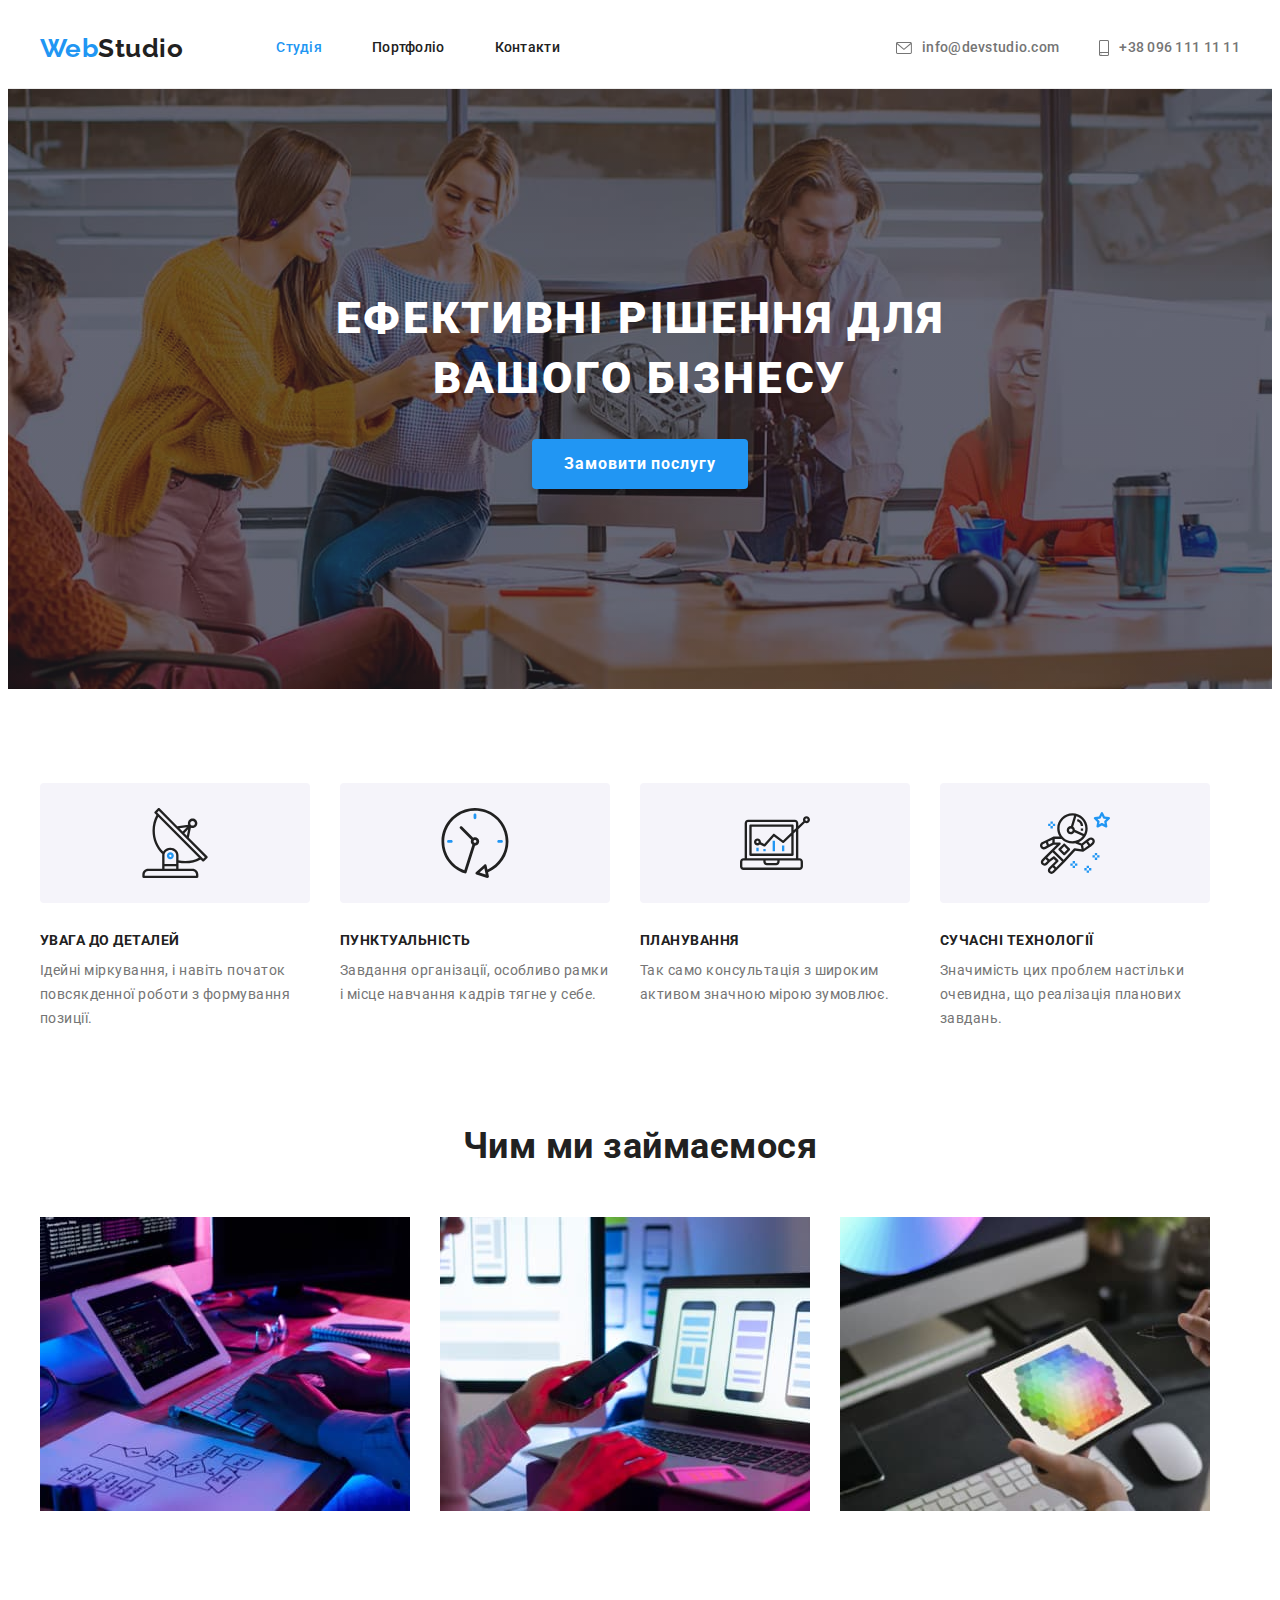
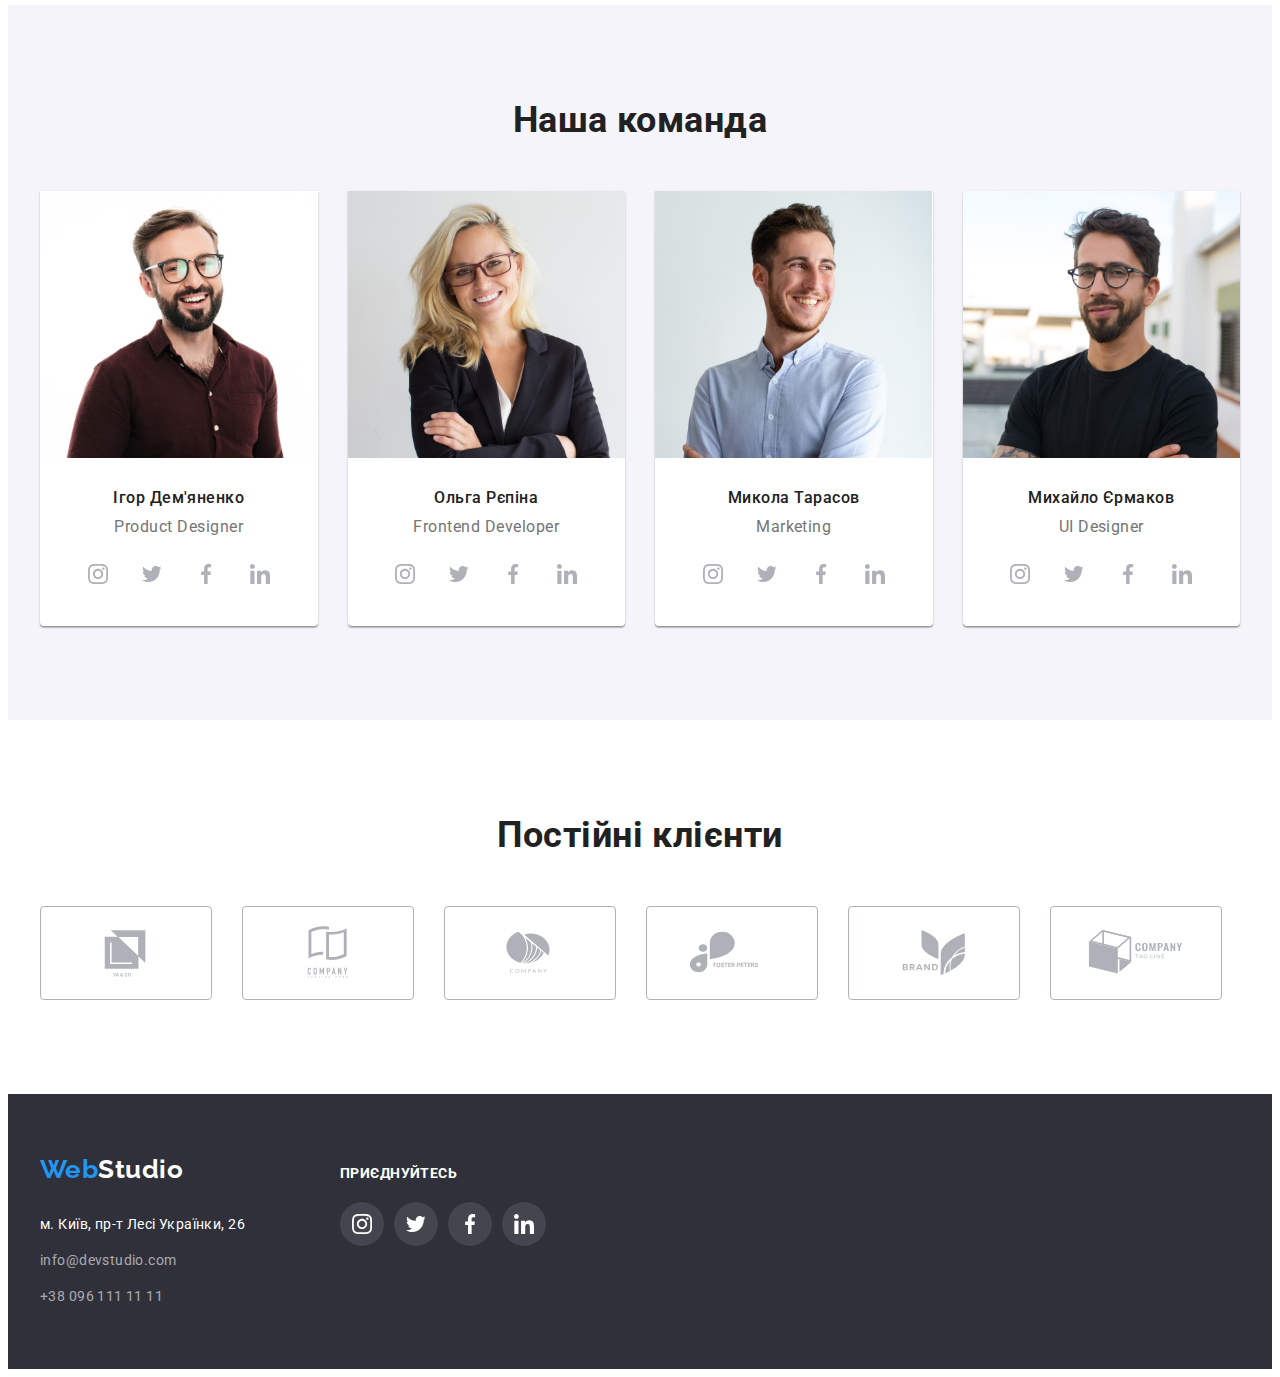
<file: index.html>
<!DOCTYPE html>
<html lang="uk">
<head>
    <meta charset="UTF-8">
    <meta http-equiv="X-UA-Compatible" content="IE=edge">
    <meta name="viewport" content="width=device-width, initial-scale=1.0">
    <title>Студія</title>
    <link href="https://fonts.googleapis.com/css2?family=Raleway:wght@700&family=Roboto:wght@400;500;700;900&display=swap"
        rel="stylesheet">
    <link rel="stylesheet" href="https://cdnjs.cloudflare.com/ajax/libs/modern-normalize/1.1.0/modern-normalize.min.css"
        integrity="sha512-wpPYUAdjBVSE4KJnH1VR1HeZfpl1ub8YT/NKx4PuQ5NmX2tKuGu6U/JRp5y+Y8XG2tV+wKQpNHVUX03MfMFn9Q=="
        crossorigin="anonymous" referrerpolicy="no-referrer">
     <link rel="stylesheet" href="./css/styles.css">
</head>
<body class="page">
   
    <!--Хедер-->
    <header>
        <div class="container main-nav">
        <nav class="main-nav">
            <a class="logo-link" href="./index.html">Web<span class="logo">Studio</span>
            </a>
    
            <ul class="site-nav list">
                <li class="item"><a href="./index.html" class="nav-link current">Студія</a></li>
                <li class="item"><a href="./portfolio.html" class="nav-link ">Портфоліо</a></li>
                <li class="item"><a href="" class="nav-link">Контакти</a></li>
            </ul>
        </nav>
        <ul class="connect-nav list">
            <li class="item">
                 <a href="mailto:info@devstudio.com" class="link">
                 <svg class="icon-envelope">
                     <use href="./images/icons.svg#envelope" width="16" height="12"></use>
                 </svg>
                 info@devstudio.com
                 </a>
            </li>
            <li class="item">
                <a href="tel:+380961111111" class="link">
                <svg class="icon-smartphone">
                     <use href="./images/icons.svg#smartphone" width="10" height="16"></use>
                 </svg>
                 +38 096 111 11 11
                 </a>
             </li>
        </ul>
        </div>
    </header>


    <!--Main-->
    <main>
        
     <section class="hero overlay">
             <h1  class="hero-title">Ефективні рішення для вашого бізнесу</h1>
             <button class="button" type="button">Замовити послугу</button>
     </section>

    
     <!--Benefits-->
     <section class="section benefits">
        <div class="container">
        <h2 class="section-title  visually-hidden">Наші особливості</h2>
         <ul class="benefits-examples list">
             <li class="item">
                 <div class="box">
                    <svg class= "icon-box antena">
                        <use href="./images/icons.svg#antena" width="70" height="70"></use>
                    </svg>
                 </div>
                 <h3 class="benefits-title">УВАГА ДО ДЕТАЛЕЙ</h3>
                 <p class="benefits-text">Ідейні міркування, і навіть початок повсякденної роботи з формування позиції.</p>
             </li>
             <li class="item">
                <div class="box">
                    <svg class="icon-box clock">
                     <use href="./images/icons.svg#clock" width="70" height="70"></use> 
                    </svg>
                </div>
                 <h3 class="benefits-title">ПУНКТУАЛЬНІСТЬ</h3>
                 <p class="benefits-text">Завдання організації, особливо рамки і місце навчання кадрів тягне у себе.</p>
             </li>
             <li class="item">
                <div class="box">
                     <svg class="icon-box diagram ">
                     <use href="./images/icons.svg#diagram" width="70" height="70"></use>
                     </svg>
                     </div>
                 <h3 class="benefits-title">ПЛАНУВАННЯ</h3> 
                 <p class="benefits-text">Так само консультація з широким активом значною мірою зумовлює.</p>
             </li>
             <li class="item">
                 <div class="box">
                     <svg class="icon-box astronaut">
                     <use href="./images/icons.svg#astronaut" width="70" height="70"></use>
                     </svg>
                </div>
                 <h3 class="benefits-title">СУЧАСНІ ТЕХНОЛОГІЇ</h3> 
                 <P class="benefits-text">Значимість цих проблем настільки очевидна, що реалізація планових завдань.</P>
              </li>
             </ul>
        </div>
     </section >
   
     <!--Work examples-->
     <section class="section work">
         <div class="container">
        <h2 class="work-title">Чим ми займаємося</h2>
         <ul class="work-examples list">
             <li class="item">
                 <img class="photo" src="./images/box-1.jpg" alt="computer">
             </li>
             <li class="item">
                 <img class="photo" src="./images/box-2.jpg" alt="telephone">
             </li>
             <li class="item">
                 <img class="photo" src="./images/box-3.jpg" alt="tablet">
             </li>
         </ul>
        </div>
     </section>

     <!--Team-->
     <section class="section team">
        <div class="container">
        <h2 class="section-title">Наша команда</h2>
        <ul class="team-examples list">
             <li class="person-info"> 
                 <img class="photo" src="./images/igor.jpg" alt="photo-igor">
                      <div class="name">
                         <h3 class="title">Ігор Дем'яненко</h3>
                         <p class="text" lang="en">Product Designer</p>
                         <ul class="social-networks list">
                            <li class="network">
                                <a href="#" class="network-link">
                                     <svg class="icon-networks current">
                                        <use href="./images/icons.svg#instagram" width="20px" height="20px"></use>
                                     </svg>
                                </a>
                            </li>
                            <li class="network">
                                <a href="#" class="network-link">
                                <svg class="icon-networks">
                                    <use href="./images/icons.svg#twitter" width="20px" height="20px">
                                    </use>
                                </svg>
                                </a>
                            </li>
                            <li class="network">
                                <a href="#" class="network-link">
                                <svg class="icon-networks">
                                    <use href="./images/icons.svg#facebook" width="20px" height="20px"></use>
                                </svg>
                                </a>
                            </li>
                            <li class="network">
                                <a href="#" class="network-link">
                                <svg class="icon-networks">
                                    <use href="./images/icons.svg#linkedin" width="20px" height="20px"></use>
                                </svg>
                                </a>
                            </li>
                        </ul>
                      </div>
             </li>
             <li class="person-info" >
                 <img class="photo" src="./images/olga.jpg" alt="photo-olga">
                       <div class="name">
                         <h3 class="title">Ольга Рєпіна</h3>
                         <p class="text" lang="en">Frontend Developer</p>
                        <ul class="social-networks list">
                            <li class="network">
                                <a href="#" class="network-link">
                                    <svg class="icon-networks current">
                                        <use href="./images/icons.svg#instagram" width="20px" height="20px"></use>
                                    </svg>
                                </a>
                            </li>
                            <li class="network">
                                <a href="#" class="network-link">
                                    <svg class="icon-networks">
                                        <use href="./images/icons.svg#twitter" width="20px" height="20px">
                                        </use>
                                    </svg>
                                </a>
                            </li>
                            <li class="network">
                                <a href="#" class="network-link">
                                    <svg class="icon-networks">
                                        <use href="./images/icons.svg#facebook" width="20px" height="20px"></use>
                                    </svg>
                                </a>
                            </li>
                            <li class="network">
                                <a href="#" class="network-link">
                                    <svg class="icon-networks">
                                        <use href="./images/icons.svg#linkedin" width="20px" height="20px"></use>
                                    </svg>
                                </a>
                            </li>
                        </ul>
                     </div>
             </li>
           
             <li class="person-info">
                 <img class="photo"  src="./images/mykola.jpg" alt="photo-mykola">
                      <div class="name">
                         <h3 class="title" >Микола Тарасов</h3>
                         <p class="text" lang="en">Marketing</p>
                        <ul class="social-networks list">
                            <li class="network">
                                <a href="#" class="network-link">
                                    <svg class="icon-networks current">
                                        <use href="./images/icons.svg#instagram" width="20px" height="20px"></use>
                                    </svg>
                                </a>
                            </li>
                            <li class="network">
                                <a href="#" class="network-link">
                                    <svg class="icon-networks">
                                        <use href="./images/icons.svg#twitter" width="20px" height="20px">
                                        </use>
                                    </svg>
                                </a>
                            </li>
                            <li class="network">
                                <a href="#" class="network-link">
                                    <svg class="icon-networks">
                                        <use href="./images/icons.svg#facebook" width="20px" height="20px"></use>
                                    </svg>
                                </a>
                            </li>
                            <li class="network">
                                <a href="#" class="network-link">
                                    <svg class="icon-networks">
                                        <use href="./images/icons.svg#linkedin" width="20px" height="20px"></use>
                                    </svg>
                                </a>
                            </li>
                        </ul>
                     </div>
             </li>
                
             <li class="person-info">
                 <img class="photo" src="./images/myhailo.jpg" alt="photo-myhailo">
                     <div class="name">
                         <h3 class="title">Михайло Єрмаков</h3>
                         <p class="text" lang="en">UI Designer</p>
                        <ul class="social-networks list">
                             <li class="network">
                                 <a href="#" class="network-link">
                                     <svg class="icon-networks current">
                                        <use href="./images/icons.svg#instagram" width="20px" height="20px"></use>
                                     </svg>
                                 </a>
                             </li>
                             <li class="network">
                                <a href="#" class="network-link">
                                     <svg class="icon-networks">
                                        <use href="./images/icons.svg#twitter" width="20px" height="20px">
                                        </use>
                                     </svg>
                                </a>
                             </li>
                             <li class="network">
                                 <a href="#" class="network-link">
                                     <svg class="icon-networks">
                                        <use href="./images/icons.svg#facebook" width="20px" height="20px"></use>
                                     </svg>
                                 </a>
                             </li>
                             <li class="network">
                                <a href="#" class="network-link">
                                     <svg class="icon-networks">
                                        <use href="./images/icons.svg#linkedin" width="20px" height="20px"></use>
                                     </svg>
                                 </a>
                            </li>
                         </ul>
                      </div>
             </li>
         </ul>
        </div>
     </section>

    <!-- Клієнти -->
    <section class="section clients">
        <div class="container">
         <h2 class="section-title">Постійні клієнти</h2>
         <ul class="clients-examples list">
            <li class="client-info">
                <a href="#" class="client-link">
                    <svg class="icon-client">
                        <use href="./images/icons.svg#client-1" width="106" height="60"></use>
                    </svg>
                </a>
            </li>
            <li class="client-info">
                <a href="#" class="client-link">
                    <svg class="icon-client">
                        <use href="./images/icons.svg#client-2" width="106" height="60"></use>
                    </svg>
                </a>
            </li>
            <li class="client-info">
                <a href="#" class="client-link">
                    <svg class="icon-client">
                        <use href="./images/icons.svg#client-3" width="106" height="60"></use>
                    </svg>
                </a>
            </li>
            <li class="client-info">
                <a href="#" class="client-link">
                    <svg class="icon-client">
                        <use href="./images/icons.svg#client-4" width="106" height="60"></use>
                    </svg>
                </a>
            </li>
            <li class="client-info">
                <a href="#" class="client-link">
                    <svg class="icon-client">
                        <use href="./images/icons.svg#client-5" width="106" height="60"></use>
                    </svg>
                </a>
            </li>
            <li class="client-info">
                <a href="#" class="client-link">
                    <svg class="icon-client">
                        <use href="./images/icons.svg#client-6" width="106" height="60"></use>
                    </svg>
                </a>
            </li>
         </ul>
        </div>
    </section>
    </main>

            
   
    <!--Футер-->
    <footer class="footer">
        <div class="container foot-container">
            <div class="address">
                <a class="logo-link" href="./index.html">Web<span class="logo-sec">Studio</span>
                </a>
                <address class="contacts">
                    <ul class="connect-foot list">
                        <li class="contact-link"><a href="https://goo.gl/maps/CPtrU1FHBa2aNyZL9" class="phys-add connect-link" target="_blank"
                                rel="noopener noreferrer nofollow">м. Київ, пр-т Лесі
                                Українки, 26</a></li>
                        <li class="contact-link"><a href="mailto:info@devstudio.com" class="connect-link">info@devstudio.com</a></li>
                        <li class="contact-link"><a href="tel:+380961111111" class="connect-link">+38 096 111 11 11</a></li>
                    </ul>
                </address>
            </div>
            <div class="net-pages">
                <h3 class="title-net">Приєднуйтесь</h3>
                <ul class="social-networks foot list">
                    <li class="network">
                        <a href="#" class="network-link">
                            <svg class="icon-networks">
                                <use href="./images/icons.svg#instagram" width="20px" height="20px"></use>
                            </svg>
                        </a>
                    </li>
                    <li class="network">
                        <a href="#" class="network-link">
                            <svg class="icon-networks">
                                <use href="./images/icons.svg#twitter" width="20px" height="20px">
                                </use>
                            </svg>
                        </a>
                    </li>
                    <li class="network">
                        <a href="#" class="network-link">
                            <svg class="icon-networks">
                                <use href="./images/icons.svg#facebook" width="20px" height="20px"></use>
                            </svg>
                        </a>
                    </li>
                    <li class="network">
                        <a href="#" class="network-link">
                            <svg class="icon-networks">
                                <use href="./images/icons.svg#linkedin" width="20px" height="20px"></use>
                            </svg>
                        </a>
                    </li>
                </ul>
            </div>
        </div>
    </footer>
</body>
</html>
</file>
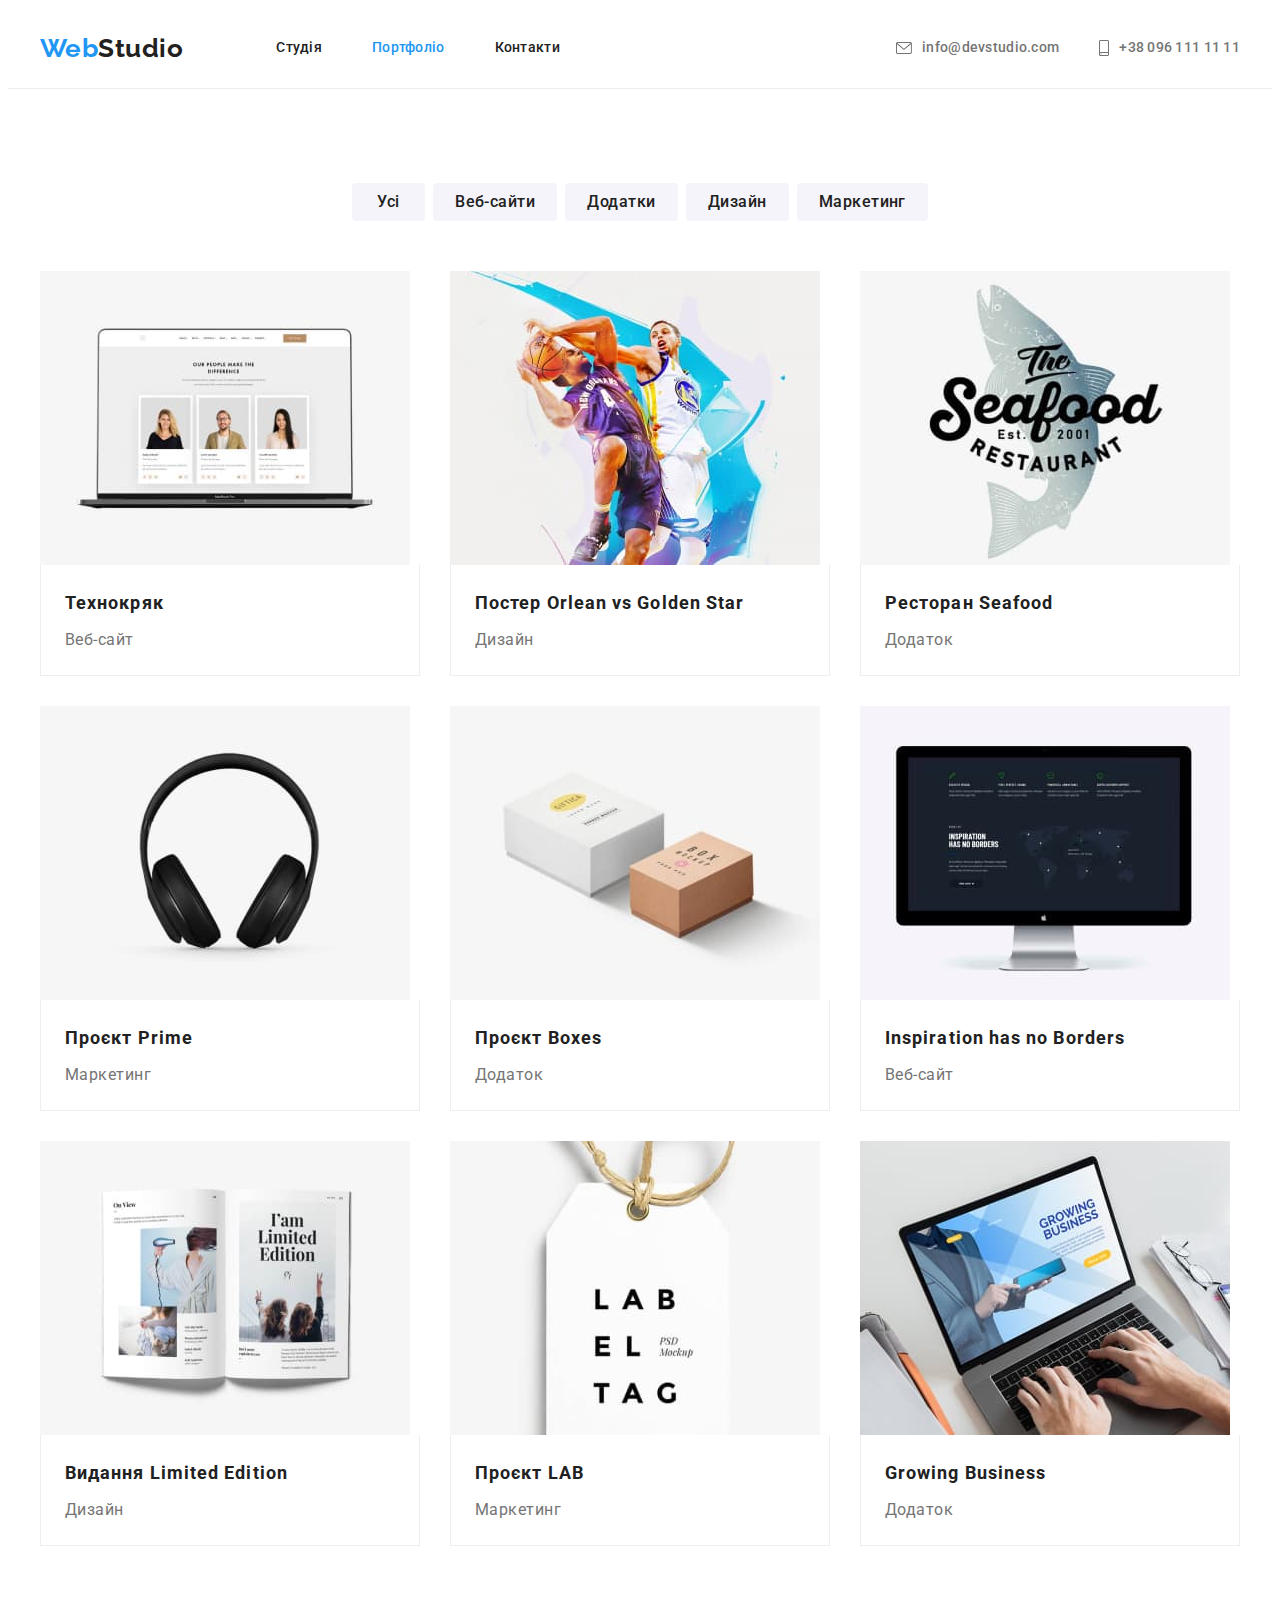
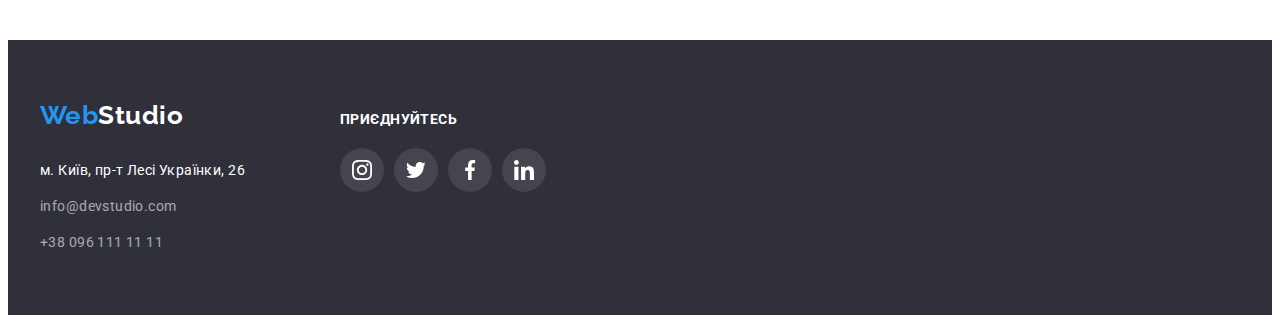
<file: portfolio.html>
<!DOCTYPE html>
<html lang="uk">
<head>
    <meta charset="UTF-8">
    <meta http-equiv="X-UA-Compatible" content="IE=edge">
    <meta name="viewport" content="width=device-width, initial-scale=1.0">
    <title>Портфоліо</title>
    <link href="https://fonts.googleapis.com/css2?family=Raleway:wght@700&family=Roboto:wght@400;500;700;900&display=swap"
        rel="stylesheet">
    <link rel="stylesheet" href="https://cdnjs.cloudflare.com/ajax/libs/modern-normalize/1.1.0/modern-normalize.min.css"
            integrity="sha512-wpPYUAdjBVSE4KJnH1VR1HeZfpl1ub8YT/NKx4PuQ5NmX2tKuGu6U/JRp5y+Y8XG2tV+wKQpNHVUX03MfMFn9Q=="
            crossorigin="anonymous" referrerpolicy="no-referrer">
    <link rel="stylesheet" href="./css/styles.css">
</head>
<body class="page">
    <!--Хедер-->
    <header>
        <div class="container main-nav">
            <nav class="main-nav">
                <a class="logo-link" href="./index.html">Web<span class="logo">Studio</span>
                </a>
    
                <ul class="site-nav list">
                    <li class="item"><a href="./index.html" class="nav-link">Студія</a></li>
                    <li class="item"><a href="./portfolio.html" class="nav-link current ">Портфоліо</a></li>
                    <li class="item"><a href="" class="nav-link">Контакти</a></li>
                </ul>
            </nav>
            <ul class="connect-nav list">
                <li class="item">
                    <a href="mailto:info@devstudio.com" class="link">
                        <svg class="icon-envelope">
                            <use href="./images/icons.svg#envelope" width="16" height="12"></use>
                        </svg>
                        info@devstudio.com
                    </a>
                </li>
                <li class="item">
                    <a href="tel:+380961111111" class="link">
                        <svg class="icon-smartphone">
                            <use href="./images/icons.svg#smartphone" width="10" height="16"></use>
                        </svg>
                        +38 096 111 11 11
                    </a>
                </li>
            </ul>
        </div>
    </header>
    <main>
    
        <section class="section portfolio">
            <div class="container navi-container">
             <h1 class="visually-hidden">Наші проекти</h1>
             <ul class="filter list">
                 <li class="navi"><button class="button-filter" type="button">Усі</button></li>
                 <li class="navi"><button class="button-filter" type="button">Веб-сайти</button></li>
                 <li class="navi"><button class="button-filter" type="button">Додатки</button></li>
                 <li class="navi"><button class="button-filter" type="button">Дизайн</button></li>
                 <li class="navi"><button class="button-filter" type="button">Маркетинг</button></li>
             </ul>
    
        <!--Проекти-->
             <ul class="projects list flex-container">
                 <li class="elements">
                     <a href="#" class="project-link">
                     <img src="./images/2.1.jpg" alt="Ноутбук з відкритим сайтом">
                         <div class="project-info"> 
                             <h2 class="projects-title" >Технокряк</h2>
                             <p class="projects-text">Веб-сайт</p>
                         </div>
                     </a>
                 </li>
                <li class="elements" >
                     <a href="#" class="project-link">
                     <img src="./images/2.2.jpg" alt="Два гравці у баскетбол">
                         <div class="project-info">
                             <h2 class="projects-title">Постер <span lang="en"> Orlean vs Golden Star</span></h2>
                             <p class="projects-text">Дизайн</p>
                         </div>
                     </a>
                </li>
                <li class="elements">
                     <a href="#" class="project-link">
                     <img src="./images/2.3.jpg" alt="Логотип ресторану">
                         <div class="project-info">
                             <h2 class="projects-title">Ресторан <span lang="en">Seafood</span></h2>
                             <p class="projects-text">Додаток</p>
                         </div>
                     </a>
                </li>
                <li class="elements">
                     <a href="#" class="project-link">
                     <img src="./images/2.4.jpg" alt="Навушники">
                         <div class="project-info">
                             <h2 class="projects-title">Проєкт <span lang="en">Prime</span></h2>
                             <p class="projects-text">Маркетинг</p>
                         </div>
                     </a>
                </li>
                <li class="elements">
                     <a href="#" class="project-link">
                     <img src="./images/2.5.jpg" alt="Дві картонні коробки різного кольору">
                         <div class="project-info">
                             <h2 class="projects-title">Проєкт <span lang="en">Boxes</span></h2>
                             <p class="projects-text">Додаток</p>
                         </div>
                     </a>
                </li>
                <li class="elements">
                    <a href="#" class="project-link">
                    <img src="./images/2.6.jpg" alt="Монітор з картою світу">
                         <div class="project-info">
                             <h2 class="projects-title" lang="en">Inspiration has no Borders</h2>
                             <p class="projects-text">Веб-сайт</p>
                         </div>
                    </a>
                </li>
                <li class="elements">
                    <a href="#" class="project-link">
                    <img src="./images/2.7.jpg" alt="Розгорнута книга з малюнками">
                         <div class="project-info">
                             <h2 class="projects-title" >Видання <span lang="en">Limited Edition</span></h2>
                             <p class="projects-text">Дизайн</p>
                         </div>
                    </a>
                </li>
                <li class="elements">
                    <a href="#" class="project-link">
                    <img src="./images/2.8.jpg" alt="Біла картонна бірка з написом">
                         <div class="project-info">
                             <h2 class="projects-title">Проєкт <span lang="en">LAB</span></h2>
                             <p class="projects-text">Маркетинг</p>
                         </div>             
                    </a>
                </li>
                <li class="elements">
                    <a href="#" class="project-link">
                    <img src="./images/2.9.jpg" alt="Людина працює на ноутбуці">
                         <div class="project-info">
                             <h2 class="projects-title" lang="en">Growing Business</h2>
                             <p class="projects-text">Додаток</p>
                          </div>
                    </a>
                 </li>
             </ul>
            </div>
        </section>
    </main>
    <!--Футер-->
<footer class="footer">
    <div class="container foot-container">
        <div class="address">
            <a class="logo-link" href="./index.html">Web<span class="logo-sec">Studio</span>
            </a>
            <address class="contacts">
                <ul class="connect-foot list">
                    <li class="contact-link"><a href="https://goo.gl/maps/CPtrU1FHBa2aNyZL9"
                            class="phys-add connect-link" target="_blank" rel="noopener noreferrer nofollow">м. Київ,
                            пр-т Лесі
                            Українки, 26</a></li>
                    <li class="contact-link"><a href="mailto:info@devstudio.com"
                            class="connect-link">info@devstudio.com</a></li>
                    <li class="contact-link"><a href="tel:+380961111111" class="connect-link">+38 096 111 11 11</a></li>
                </ul>
            </address>
        </div>
        <div class="net-pages">
            <h3 class="title-net">Приєднуйтесь</h3>
            <ul class="social-networks foot list">
                <li class="network">
                    <a href="#" class="network-link">
                        <svg class="icon-networks">
                            <use href="./images/icons.svg#instagram" width="20px" height="20px"></use>
                        </svg>
                    </a>
                </li>
                <li class="network">
                    <a href="#" class="network-link">
                        <svg class="icon-networks">
                            <use href="./images/icons.svg#twitter" width="20px" height="20px">
                            </use>
                        </svg>
                    </a>
                </li>
                <li class="network">
                    <a href="#" class="network-link">
                        <svg class="icon-networks">
                            <use href="./images/icons.svg#facebook" width="20px" height="20px"></use>
                        </svg>
                    </a>
                </li>
                <li class="network">
                    <a href="#" class="network-link">
                        <svg class="icon-networks">
                            <use href="./images/icons.svg#linkedin" width="20px" height="20px"></use>
                        </svg>
                    </a>
                </li>
            </ul>
        </div>
    </div>
</footer>
</body>
</html>
</file>
<file: css/styles.css>
:root{
    --main-text-color: #212121;
    --additional-text-color:#757575;
    --accent-color:#2196F3;
    --selection-text-color:#FFFFFF;
    --main-background-color:#FFFFFF;
    --hero-background-color:#2F303A;
    --heronew-background-color:#C4C4C4;
    --section-work-background-color:#F5F5F5;
    --section-team-background-color:#F5F4FA;
    --footer-text-color:rgba(255, 255, 255, 0.6);
    --button-main-hero-color:#2196F3;
    --button-active-hero-color:#188CE8;
}

body {
     background-color:var(--main-background-color) ;
     color:var(--main-text-color) ;
     font-family: Roboto, sans-serif;
     letter-spacing: 0.03em;
}
header{
     border-bottom-width: 1px;
     border-bottom-style: solid;
     border-bottom-color: #ECECEC;
}

img {
     display: block;
     max-width: 100%;
}

h1,
h2,
h3,
h4,
h5,
h6,
p {
     margin: 0;
}


.list {
     list-style: none;
     padding-left: 0;
     margin: 0;
}

.container {
     width: 1200px;
     padding-left: 15px;
     padding-right: 15px;
     margin: 0 auto;
}

.section {
     padding-bottom: 94px;
} 

/* Header */

.main-nav{
     display: flex;
     align-items: center;
}


/* Logo */
.logo-link,.logo-link,.logo,.logo-sec {
     color: var(--accent-color);
     font-family: Raleway, sans-serif;
     font-weight: 700;
     font-size: 26px;
     line-height: 1.19;
     text-decoration-line: none;
}
    
.logo{
     color: var(--main-text-color);
}

.logo-sec{
     color: var(--main-background-color);
}

/* Site nav */
.site-nav{
     display: flex;
     margin-left: 93px;
}

.site-nav .item:not(:last-child){
     margin-right: 50px;
}

.site-nav {
     color: var(--main-text-color) ;
     font-weight: 500;
     font-size: 14px;
     line-height: 1.14;
     letter-spacing: 0.02em;
     text-decoration-line: none;
}

.nav-link{
     display: block;
     padding-top: 32px;
     padding-bottom: 32px;

     color: var(--main-text-color);
     font-weight: 500;
     font-size: 14px;
     line-height: 1.14;
     letter-spacing: 0.02em;
     text-decoration-line: none;
}

.site-nav .nav-link:hover,
.site-nav .nav-link:focus {
     color:var(--accent-color);
} 
.current{
     color:var(--accent-color);
}

 
/* Connect-nav */
.connect-nav {
     display: flex;
     margin-left: auto;

     color:var(--additional-text-color);
     font-weight: 500;
     font-size: 14px;
     line-height: 1.14;
     letter-spacing: 0.02em;
     text-decoration-line: none;
}

.connect-nav .item + .item{
     margin-left: 40px;
}

.link {
     display: flex;
     padding-top: 32px;
     padding-bottom: 32px;
     color: var(--additional-text-color);
     font-weight: 500;
     font-size: 14px;
     line-height: 1.14;
     letter-spacing: 0.02em;
     text-decoration-line: none;
    
}
.icon-envelope {
     display: block;
     width: 16px;
     height: 12px;
     fill: currentColor;
     margin-right: 10px;
     align-self: center;
    
     
}
.icon-smartphone {
     display: block;
     width: 10px;
     height: 16px;
     fill: currentColor;
     margin-right: 10px;
     align-items: center;
     justify-content: center;
}

.connect-nav .link:hover,
.connect-nav .link:focus
{
    color:var(--accent-color);
}

/* Hero */
.hero {
    padding-top: 200px;
    padding-bottom: 200px;
    background-color: var(--heronew-background-color);
    text-align: center;
}

.overlay{
     max-width: 1600px;
     margin-left: auto;
     margin-right: auto;
     
     background-image: 
     linear-gradient(
     rgba(47, 48, 58, 0.4), 
     rgba(47, 48, 58, 0.4)),
     url(../images/hero.jpg);
     background-repeat: no-repeat;
     background-position: center;
     background-size: cover;
     
}



.hero-title {
     width: 696px;
     margin: auto;
     margin-bottom: 30px;
    
     color: var(--selection-text-color) ;
     font-weight: 900;
     font-size: 44px;
     line-height: 1.36;
     letter-spacing: 0.06em;
     text-transform: uppercase; 

}


/* Sections */
.section-title{
     color: var(--main-text-color) ;
     font-weight: 700;
     font-size: 36px;
     line-height: 1.17;
     text-align: center;
}

/* Benefits */
.visually-hidden {
     position: absolute;
     white-space: nowrap;
     width: 1px;
     height: 1px;
     overflow: hidden;
     border: 0;
     padding: 0;
     clip: rect(0 0 0 0);
     clip-path: inset(50%);
     margin: -1px;
}
.benefits{
    padding-top: 94px;
}
.benefits-examples{
    display: flex;
}

.benefits-examples .item:not(:last-child){
    margin-right: 30px;
}

.box{
     display: flex;
     background-color: var(--section-team-background-color); 
     height: 120px;
     margin-bottom: 30px;
     border-radius: 4px;  
     justify-content: center;
     align-items: center;
}
.icon-box {
     width: 70px;
     height: 70px; 
}

.benefits-title {
     margin-bottom: 10px;
     color:var(--main-text-color) ;
     font-weight: 700;
     font-size: 14px;
     line-height: 1.14;
     text-transform: uppercase;
   
}
.benefits-text{
     width: 270px;

     color:var(--additional-text-color);
     line-height: 1.71;
     font-size:14px;
}


/* work examples */
.work-title{
     margin-bottom: 50px;

     font-weight: 700;
     font-size: 36px;
     line-height: 1.17;
     text-align: center;
}

.work-examples{
     display: flex;
     align-items: center;
}

.work-examples .item:not(:last-child){
     margin-right: 30px;
}

/* Team */
.team {
     background-color: var(--section-team-background-color);
     padding-top: 94px;
}

.team-examples{
     display: flex;
}

.team-examples .person-info:not(:last-child){
     margin-right: 30px;
    }


.section-title{
     margin-bottom: 50px;
}

.person-info{
     background-color: var(--main-background-color);
     box-shadow: 0px 1px 3px rgba(0, 0, 0, 0.12),
     0px 1px 1px rgba(0, 0, 0, 0.14),
     0px 2px 1px rgba(0, 0, 0, 0.2);
     border-radius: 0px 0px 4px 4px;
}

.name{
     padding-top: 30px ;
     padding-bottom: 30px ;
}


.title{
     margin-bottom: 10px;
    
     color:var(--main-text-color);
     font-weight: 500;
     font-size: 16px;
     line-height: 1.19;
     text-align: center;
}
.text{
     
     color:var(--additional-text-color) ;
     font-size: 16px;
     line-height: 1.19;
     text-align: center;
}

.social-networks{
     display: flex;
     justify-content: center;
     margin-top: 16px;
 }

 .social-networks.foot{
     padding-top: 0;
 }
  
.network:not(:last-child){
     margin-right: 10px;
     justify-content: center; 
}

.network-link {
     display: flex;
     position: relative;
     width: 44px;
     height: 44px;
     text-align: center;
     fill: #AFB1B8;
     border-radius: 50%;
     background-color: rgba(255, 255, 255, 0.1);
}

.icon-networks {
     display: inline-block;
     position: absolute;
     top: 50%;
     left: 50%;
     transform: translate(-50%, -50%);
     width: 20px;
     height: 20px;
}

.icon-networks:focus{
     fill: var(--selection-text-color);
}

.network-link:hover,
.network-link:focus {
     fill: var(--selection-text-color);
     background-color: var(--accent-color);
}


/* Clients */

.clients{
     padding-top: 94px;
}

.clients-examples{
     display:flex;
}

.clients-examples .client-info:not(:last-child) {
     margin-right: 30px;
}

.client-info {
     display: flex;
     width: 170px;
     height: 92px;
     border: 1px solid #AFB1B8;
     border-radius: 4px;
}
.client-link{
     display: flex;
     position: relative;
     width: 170px;
     height: 92px;
     fill: #AFB1B8;
}
.icon-client{
     display: inline-block;
     width: 106px;
     height:60px;
     position: absolute;
     top: 50%;
     left: 50%;
     transform: translate(-50%, -50%);
     fill: #AFB1B8;
}

.client-link:hover .icon-client,
.client-link:focus .icon-client{ 
     fill: var(--accent-color); 
   
}
.client-info:hover,
.client-info:focus{
     border: 1px solid var(--accent-color);
     border-radius: 4px;
}
 

/* Buttons */

 .button{
     font-family: inherit;
     color: var(--selection-text-color);
     background-color: var(--button-main-hero-color);
     font-weight: 700;
     font-size: 16px;
     line-height: 1.88;
     text-align: center;
     letter-spacing: 0.06em;
     cursor: pointer;
     border-radius: 4px;
     padding: 10px 32px;
     min-width: 216px;
     border:none;
     box-shadow: 0px 4px 4px
     rgba(0, 0, 0, 0.15);
     border-radius: 4px;
    }

.button:hover,
.button:focus{
     background-color: var(--button-main-hero-color);   
}

.button:active{
     background-color:var(--button-active-hero-color) ; 
}

.button-filter{
     font-family: inherit;
     background-color: var(--section-team-background-color);
     color: var(--main-text-color);
     font-weight: 500;
     font-size: 16px;
     line-height: 1.62;
     text-align: center;
     letter-spacing: 0.03em;
     cursor: pointer;
     border-radius: 4px;
     padding: 6px 22px;
     min-width: 73px;
     text-align: center;
     border: none;
}

.button-filter:active{
     background-color: var(--accent-color);
}
  

.button-filter:hover,
.button-filter:focus{
     background-color:var(--accent-color);
     color: var(--selection-text-color);
     box-shadow: 0px 3px 1px rgba(0, 0, 0, 0.1),
     0px 1px 2px rgba(0, 0, 0, 0.08),
     0px 2px 2px rgba(0, 0, 0, 0.12);
}
 
.navi-container .filter{
     display: flex;
     margin-bottom:50px;   
     justify-content: center;
}

.navi-container .navi:not(:last-child){
     margin-right: 8px;
}

/* Projects */

.portfolio{
     padding-top: 94px;
}

.project-info{
     padding-top: 20px ;
     padding-bottom: 20px;
     padding-right: 24px;
     padding-left: 24px ;
     border-left-width: 1px;
     border-left-style: solid;
     border-left-color: #EEEEEE;
     border-right-width: 1px;
     border-right-style: solid;
     border-right-color: #EEEEEE;
     border-bottom-width: 1px;
     border-bottom-style: solid;
     border-bottom-color: #EEEEEE;
}

.projects-title {
     margin-bottom: 4px;
     color: var(--main-text-color);
     font-weight: 700;
     font-size: 18px;
     line-height: 2.00;
     letter-spacing: 0.06em;
}
.projects-text{
    color: var(--additional-text-color);
    font-size: 16px;
    line-height: 1.88;
}

.project-link{
    text-decoration:none;
    display: block;
}

.project-link:hover,
.project-link:focus{
     box-shadow: 0px 1px 1px rgba(0, 0, 0, 0.12),
     0px 4px 4px rgba(0, 0, 0, 0.06), 
     1px 4px 6px rgba(0, 0, 0, 0.16);
}

.flex-container{
     display: flex;
     flex-wrap: wrap;
}

.elements{
     flex-basis:calc((100% - 60px)/3);
     margin-right: 30px;
     margin-bottom: 30px;
}

.elements:nth-child(3n){
     margin-right: 0;
}

.elements:nth-last-child(-n+3) {
     margin-bottom: 0;
}

/* Футер */
footer{
     background-color: var(--hero-background-color);
     align-items: baseline;
    
}
.footer{
     padding-top: 60px;
     padding-bottom: 60px;
}

.foot-container{
     display: flex;
     align-items: baseline;
}
.address{
     min-width: 300px;
}

.net-pages{
     flex-basis: auto;
}

footer .icon-networks{
    fill: var(--selection-text-color);
}

.title-net{
     color: var(--selection-text-color);
     margin-bottom: 20px;
     font-style: normal;
     font-weight: 700;
     font-size: 14px;
     line-height: 1.14;
     letter-spacing: 0.03em;
     text-transform: uppercase;
}


.contacts{
     margin-top: 28px;
}

.connect-foot {
     color: var(--footer-text-color);
     font-size: 14px;
     line-height: 1.71;
     text-decoration-line: none;
}

.contact-link:not(:last-child) {
     margin-bottom: 12px;
}

.connect-link{  
     color:var(--footer-text-color) ;
     font-style:normal;
     font-weight: 400;
     font-size: 14px;
     line-height: 1.71;
     text-decoration-line: none;
     letter-spacing:0.03em;
}

.phys-add {
     color:var(--selection-text-color);
}

.connect-foot .connect-link:hover,
.connect-foot .connect-link:focus {
     color: var(--accent-color);
}
</file>
